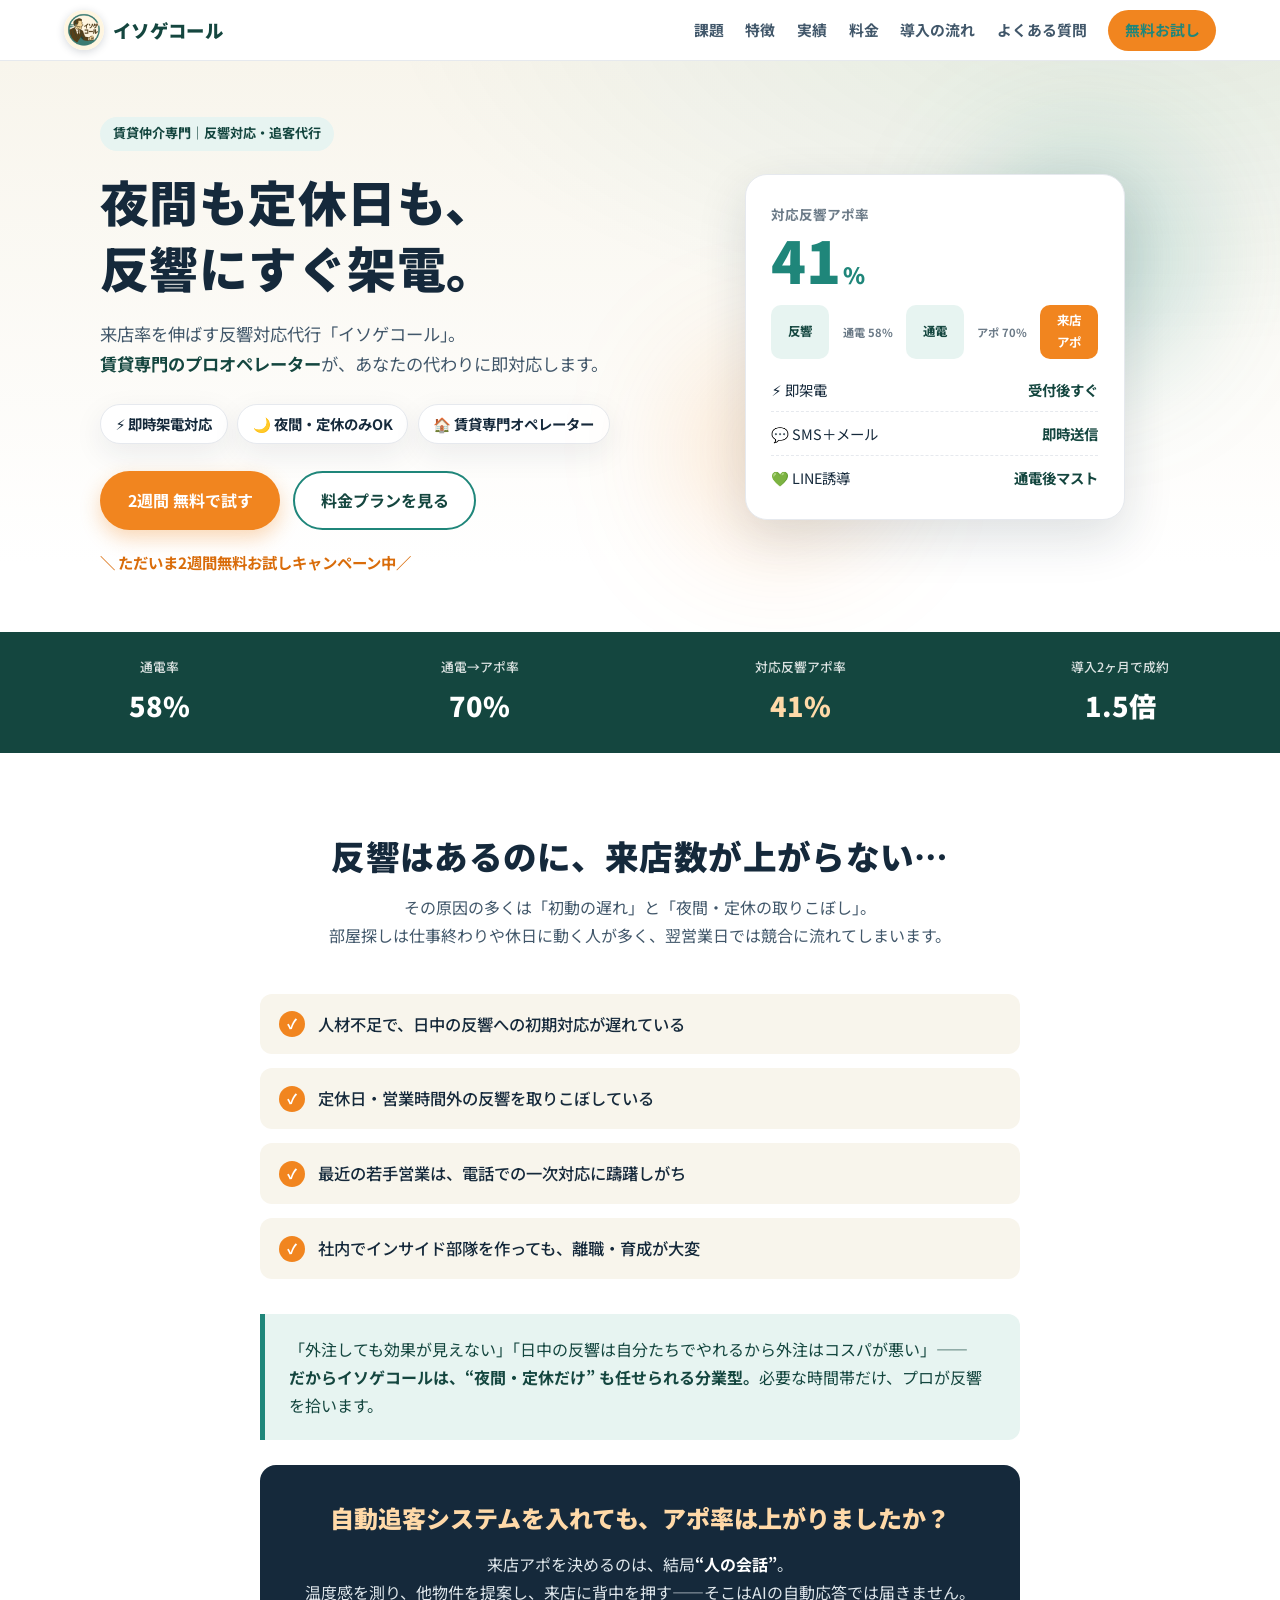
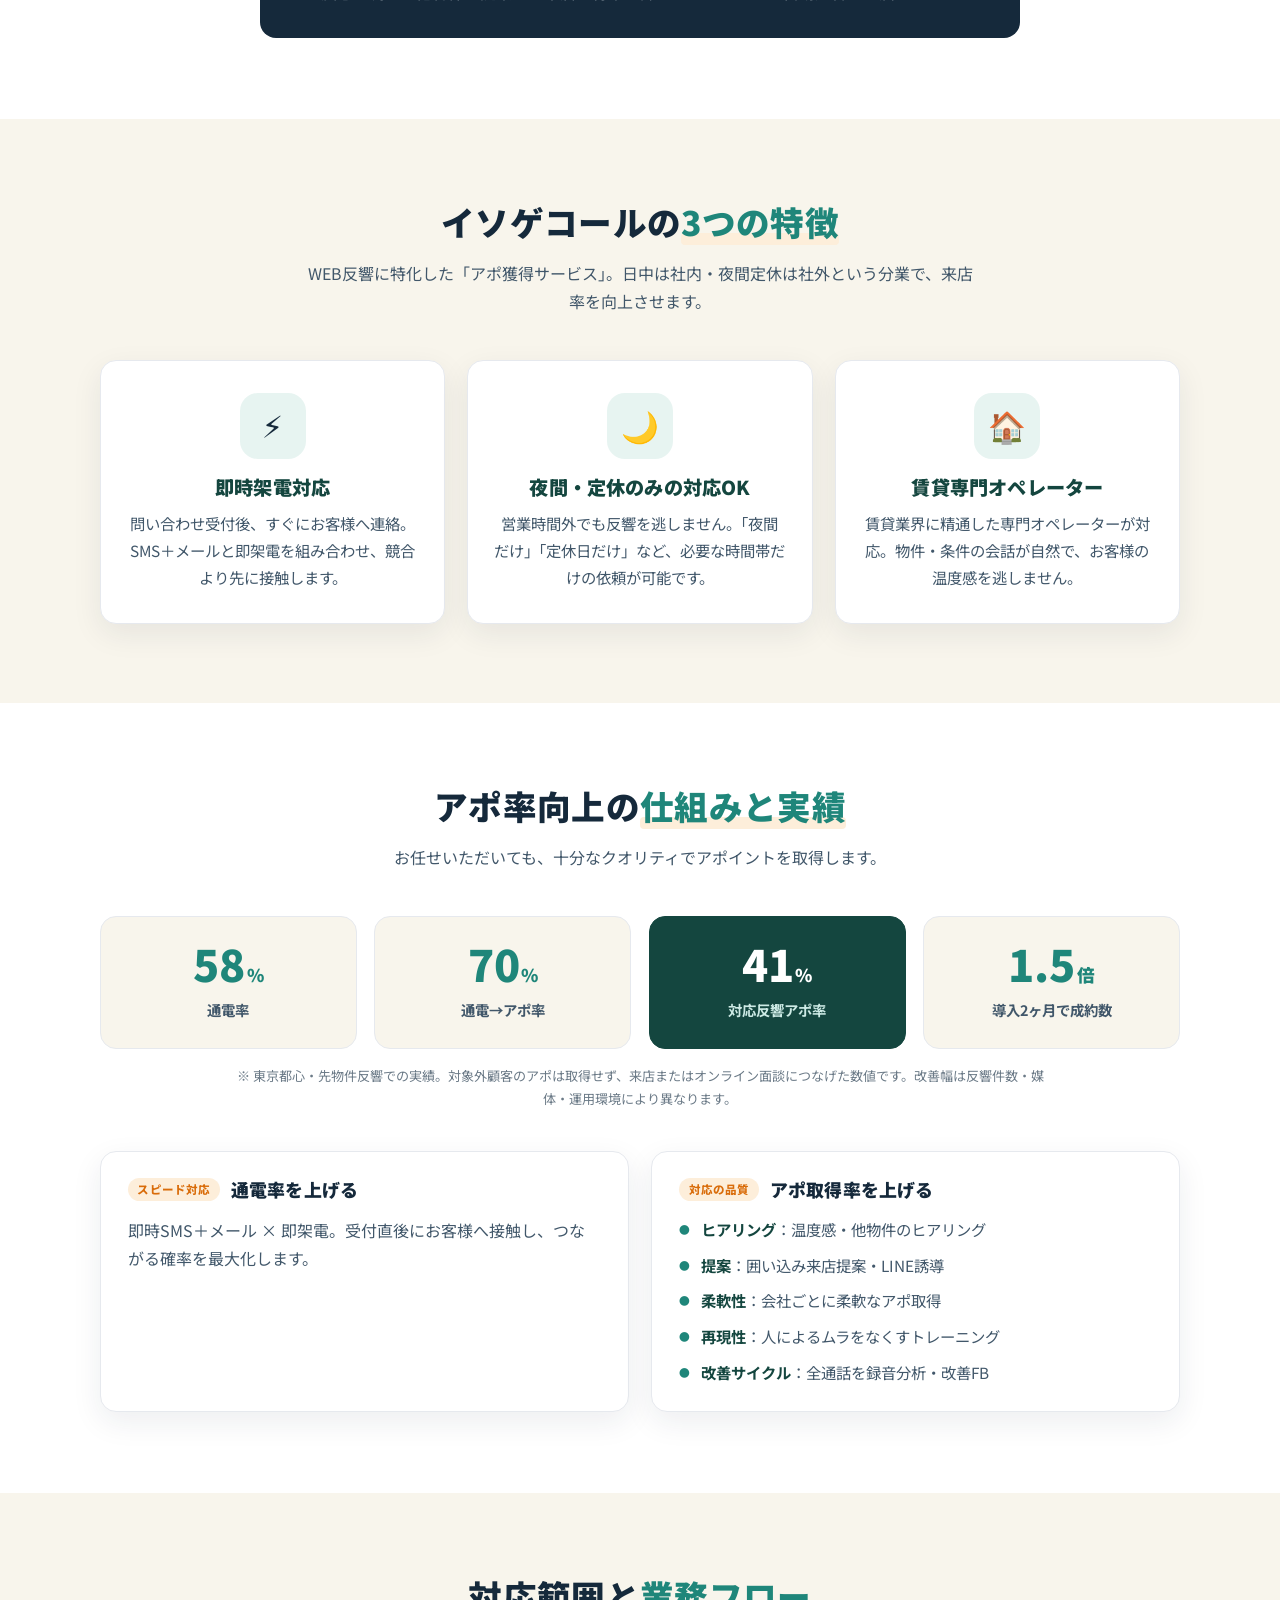
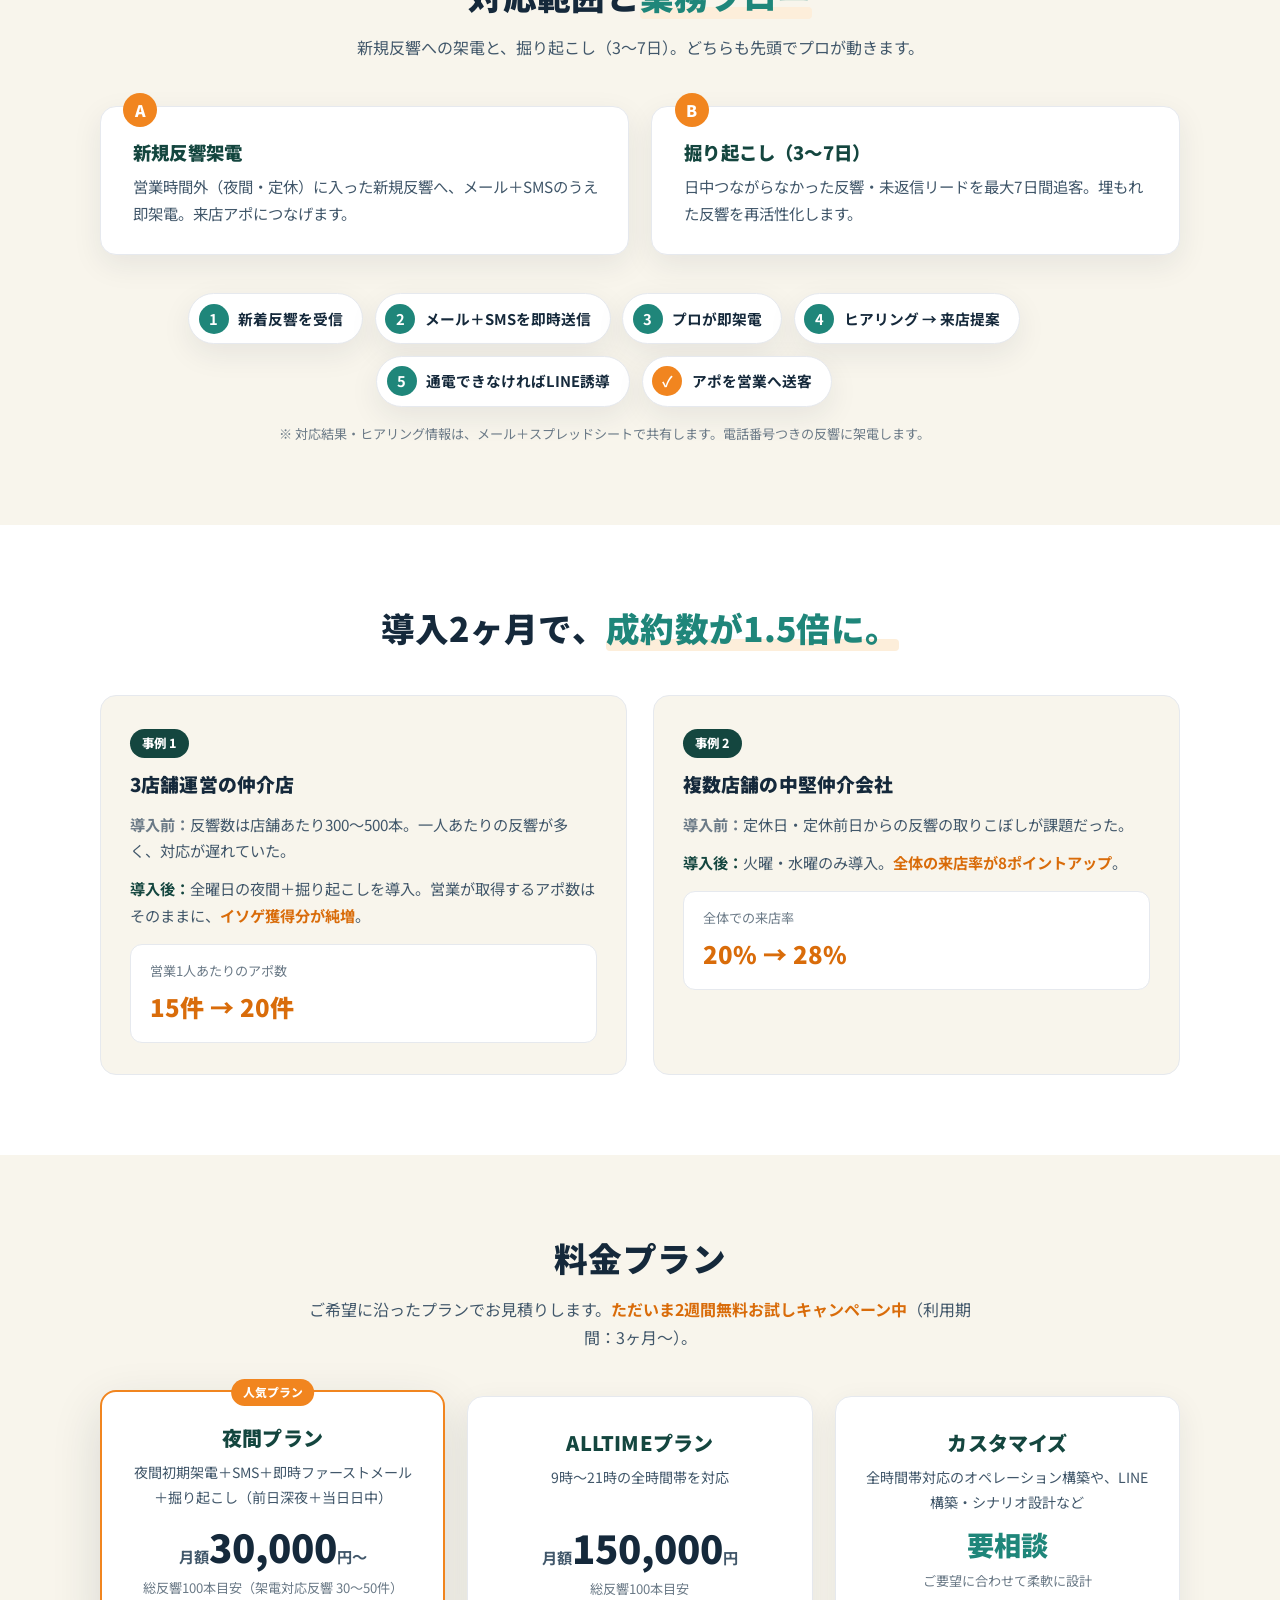
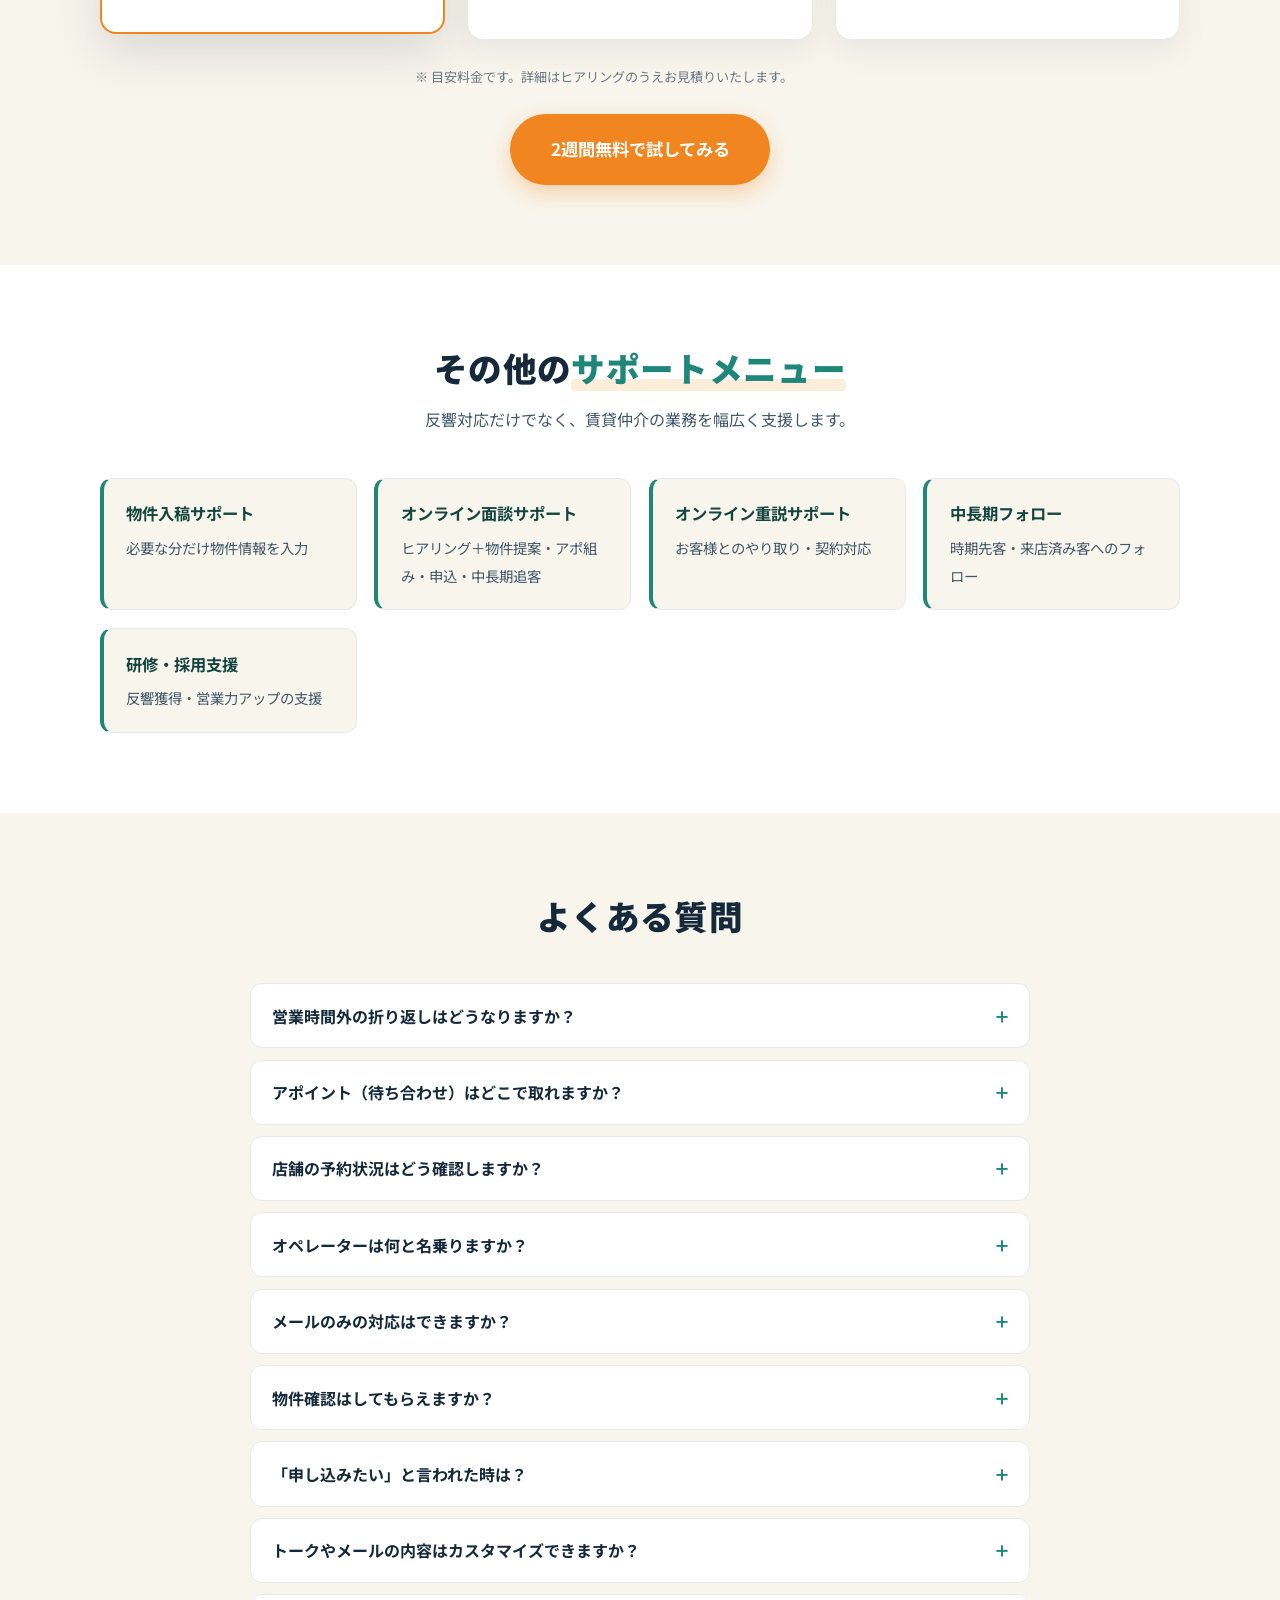
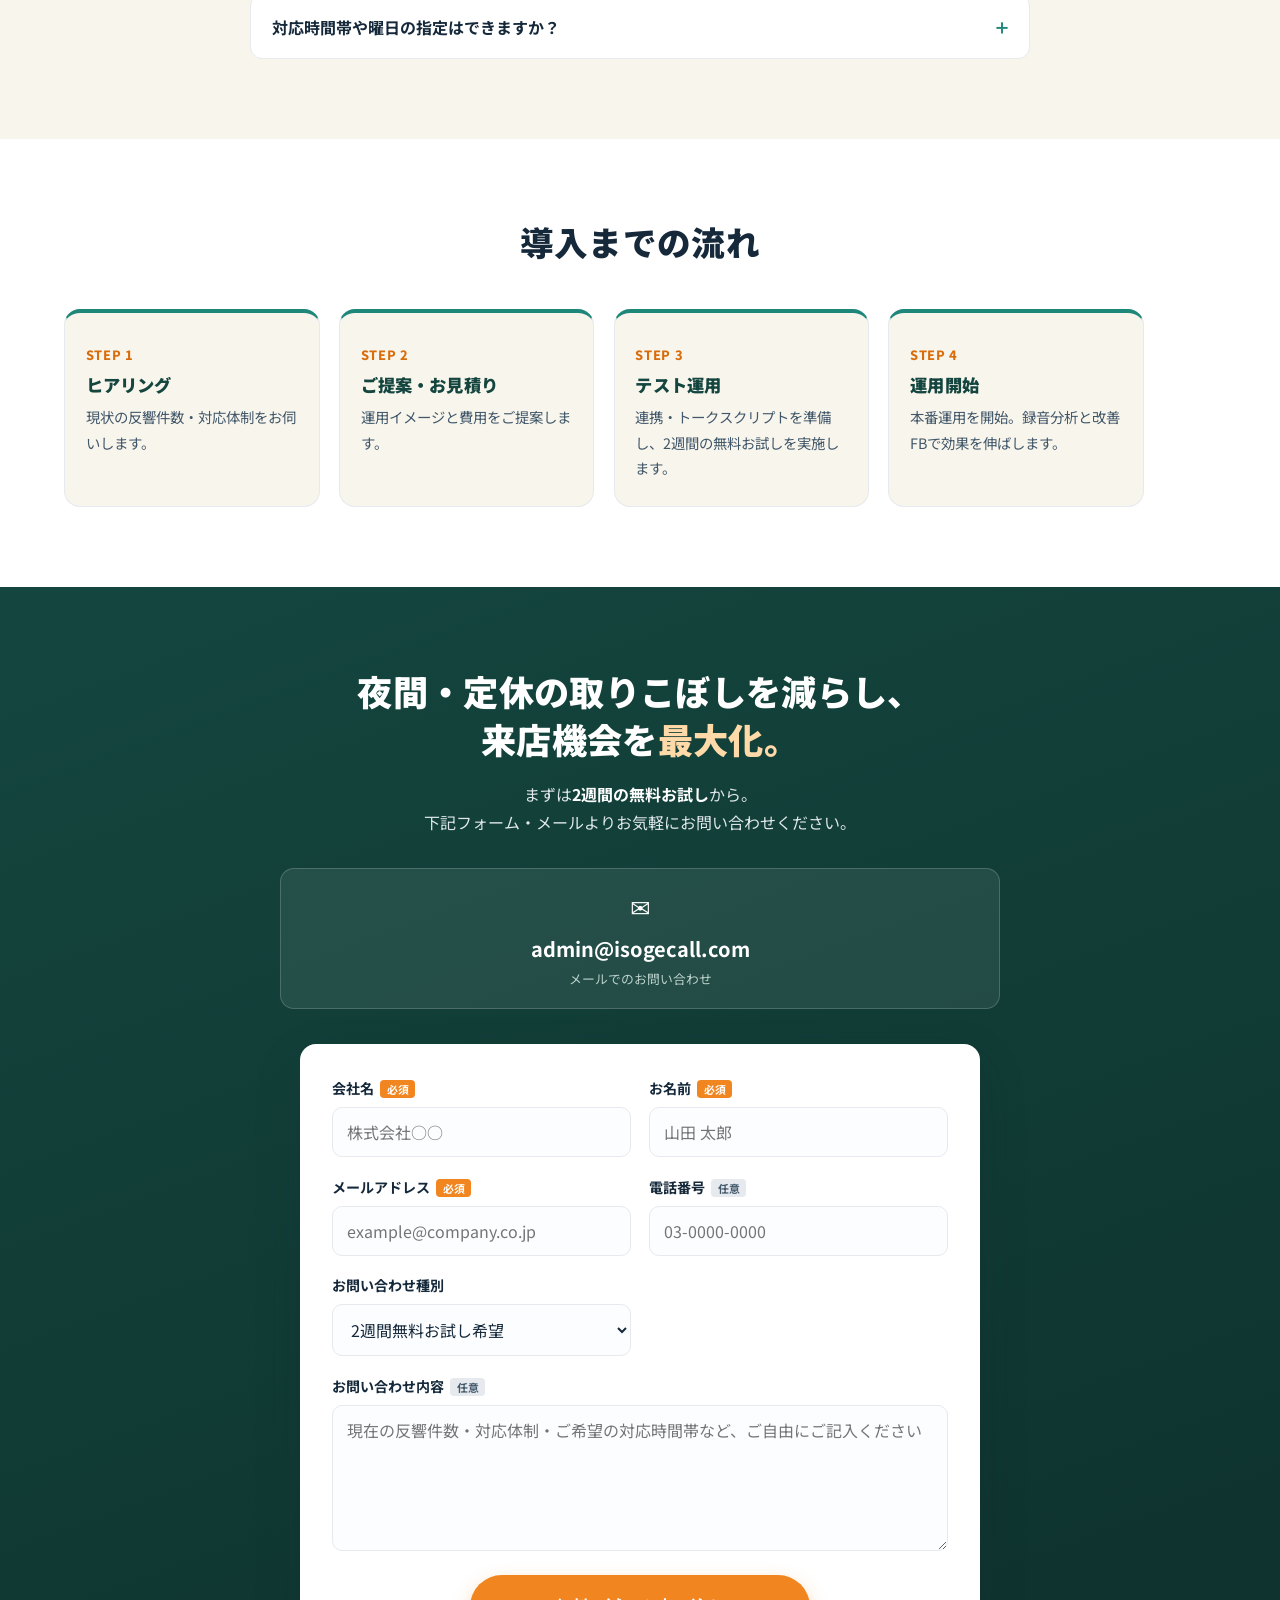
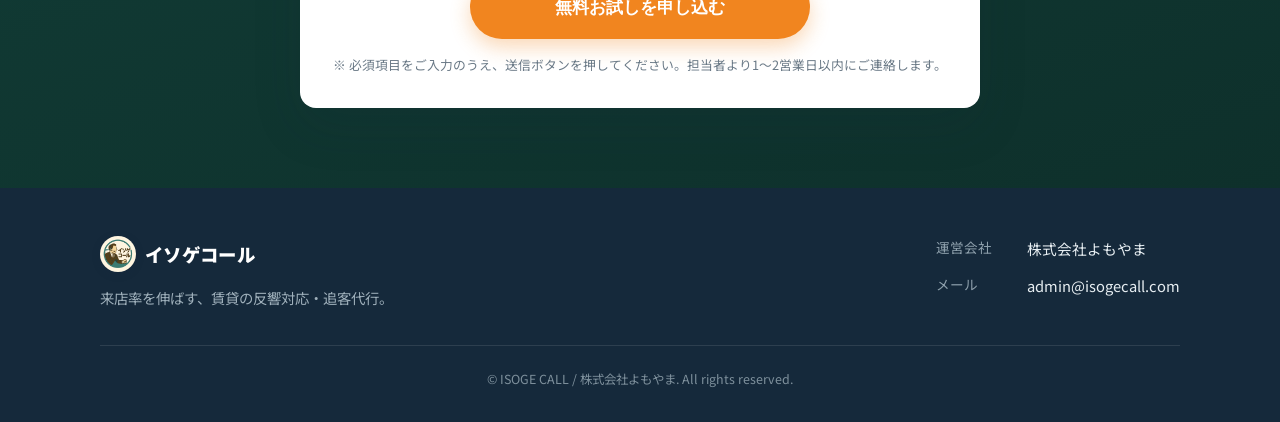
<file: index.html>
<!doctype html>
<html lang="ja">
<head>
  <script>document.documentElement.className += " js";</script>
  <meta charset="utf-8" />
  <meta name="viewport" content="width=device-width, initial-scale=1, viewport-fit=cover" />
  <meta name="theme-color" content="#14463f" />

  <!-- ============================================================
       ▼▼ SEO / タイトル・説明文（Google検索に出る文章） ▼▼
       ここを書き換えると検索結果のタイトル・説明が変わります
       ============================================================ -->
  <title>イソゲコール｜賃貸の反響対応・追客代行（夜間・定休も即架電）来店率を伸ばす</title>
  <meta name="description" content="イソゲコールは賃貸仲介会社向けの反響対応・アポ獲得代行サービス。賃貸専門のプロオペレーターが夜間・定休日の反響にも即架電し、来店率を伸ばします。通電率58%・対応反響アポ率41%、導入2ヶ月で成約数1.5倍。2週間無料お試し受付中。" />
  <meta name="keywords" content="反響対応 代行,賃貸 反響 代行,追客代行,賃貸仲介 反響,夜間 反響対応,アポ獲得 代行,来店率 向上,イソゲコール" />
  <link rel="canonical" href="https://isogecall.com/" />
  <meta name="robots" content="index, follow" />
  <meta name="format-detection" content="telephone=no" />

  <!-- OGP / SNSシェア -->
  <meta property="og:site_name" content="イソゲコール" />
  <meta property="og:title" content="イソゲコール｜賃貸の反響対応・追客代行（夜間・定休も即架電）" />
  <meta property="og:description" content="反響はあるのに来店数が伸びない…を解決。賃貸専門のプロオペレーターが夜間・定休日も即架電。来店率を伸ばす反響対応代行。2週間無料お試し受付中。" />
  <meta property="og:type" content="website" />
  <meta property="og:url" content="https://isogecall.com/" />
  <meta property="og:image" content="https://isogecall.com/assets/ogp.png" />
  <meta property="og:locale" content="ja_JP" />
  <meta name="twitter:card" content="summary_large_image" />
  <meta name="twitter:title" content="イソゲコール｜賃貸の反響対応・追客代行" />
  <meta name="twitter:description" content="夜間・定休日の反響、取りこぼしていませんか？賃貸専門のプロが即架電。来店率を伸ばす反響対応代行。2週間無料お試し受付中。" />
  <meta name="twitter:image" content="https://isogecall.com/assets/ogp.png" />

  <link rel="icon" href="assets/favicon.svg" type="image/svg+xml" />
  <link rel="apple-touch-icon" href="assets/logo-round.png" />
  <link rel="preconnect" href="https://fonts.googleapis.com" />
  <link rel="preconnect" href="https://fonts.gstatic.com" crossorigin />
  <link href="https://fonts.googleapis.com/css2?family=Noto+Sans+JP:wght@400;500;700;900&display=swap" rel="stylesheet" />
  <link rel="stylesheet" href="style.css" />

  <!-- ============================================================
       構造化データ（Googleにサービス内容・会社情報・FAQを伝える）
       ※ここは触らなくてOKです
       ============================================================ -->
  <script type="application/ld+json">
  {
    "@context": "https://schema.org",
    "@graph": [
      {
        "@type": "Organization",
        "@id": "https://isogecall.com/#org",
        "name": "株式会社よもやま",
        "alternateName": "イソゲコール",
        "url": "https://isogecall.com/",
        "logo": "https://isogecall.com/assets/logo-round.png",
        "email": "admin@isogecall.com",
        "areaServed": "JP"
      },
      {
        "@type": "Service",
        "@id": "https://isogecall.com/#service",
        "name": "イソゲコール｜賃貸の反響対応・追客代行サービス",
        "serviceType": "賃貸仲介向け 反響対応・アポ獲得代行",
        "provider": { "@id": "https://isogecall.com/#org" },
        "areaServed": "JP",
        "audience": { "@type": "BusinessAudience", "audienceType": "賃貸仲介会社" },
        "description": "賃貸専門のプロオペレーターが、夜間・定休日の反響にも即架電。新規反響の架電と最大7日間の掘り起こしで、来店率・アポ獲得率を伸ばす反響対応代行サービス。",
        "offers": {
          "@type": "Offer",
          "price": "30000",
          "priceCurrency": "JPY",
          "description": "夜間プラン 月額30,000円〜（2週間無料お試しあり）"
        }
      },
      {
        "@type": "FAQPage",
        "@id": "https://isogecall.com/#faq",
        "mainEntity": [
          { "@type": "Question", "name": "営業時間外の折り返しはどうなりますか？", "acceptedAnswer": { "@type": "Answer", "text": "稼働時間内であればイソゲコールが対応し、それ以外の時間は貴社の番号へ転送します。" } },
          { "@type": "Question", "name": "アポイント（待ち合わせ）はどこで取れますか？", "acceptedAnswer": { "@type": "Answer", "text": "店舗・現地・オンライン（面談）で任意に設定可能です。" } },
          { "@type": "Question", "name": "オペレーターは何と名乗りますか？", "acceptedAnswer": { "@type": "Answer", "text": "「貴社名 カスタマーサポート」として名乗ります。" } },
          { "@type": "Question", "name": "物件確認はしてもらえますか？", "acceptedAnswer": { "@type": "Answer", "text": "SUUMO等の掲載情報をベースに会話します。詳細は営業担当よりご連絡する旨をお伝えし、LINEへ誘導します。" } },
          { "@type": "Question", "name": "トークやメールの内容はカスタマイズできますか？", "acceptedAnswer": { "@type": "Answer", "text": "ご要望をお伺いし、カスタマイズ可能な範囲で実施します。内容によっては有料となる場合があります。" } },
          { "@type": "Question", "name": "対応時間帯や曜日の指定はできますか？", "acceptedAnswer": { "@type": "Answer", "text": "可能です。延長・短縮・曜日指定など、弊社営業担当へご相談ください。" } }
        ]
      }
    ]
  }
  </script>
</head>
<body>
  <a class="skip-link" href="#top">本文へスキップ</a>
  <!-- ============================================================
       ヘッダー（ロゴ・メニュー）
       ============================================================ -->
  <header class="site-header">
    <a class="logo" href="#top" aria-label="イソゲコール トップへ">
      <img class="logo-img" src="assets/logo-round.png" alt="イソゲコール ロゴ" width="40" height="40" />
      <span class="logo-text">イソゲコール</span>
    </a>
    <button class="menu-button" aria-label="メニューを開く" aria-expanded="false" aria-controls="globalNav">
      <span></span><span></span><span></span>
    </button>
    <nav class="nav" id="globalNav">
      <a href="#problem">課題</a>
      <a href="#feature">特徴</a>
      <a href="#result">実績</a>
      <a href="#price">料金</a>
      <a href="#flow">導入の流れ</a>
      <a href="#faq">よくある質問</a>
      <a href="#contact" class="nav-cta">無料お試し</a>
    </nav>
  </header>

  <main id="top">

    <!-- ============================================================
         1. ファーストビュー（一番上の大きな見出し）
         ============================================================ -->
    <section class="hero section">
      <div class="hero-inner">
        <div class="hero-copy">
          <p class="badge">賃貸仲介専門｜反響対応・追客代行</p>
          <h1>夜間も定休日も、<br />反響にすぐ架電。</h1>
          <p class="lead">来店率を伸ばす反響対応代行「イソゲコール」。<br /><strong>賃貸専門のプロオペレーター</strong>が、あなたの代わりに即対応します。</p>
          <ul class="hero-chips" aria-label="サービスの特長">
            <li>⚡ 即時架電対応</li>
            <li>🌙 夜間・定休のみOK</li>
            <li>🏠 賃貸専門オペレーター</li>
          </ul>
          <div class="cta-row">
            <a class="btn primary" href="#contact">2週間 無料で試す</a>
            <a class="btn ghost" href="#price">料金プランを見る</a>
          </div>
          <p class="hero-note">＼ ただいま<strong>2週間無料お試しキャンペーン中</strong>／</p>
        </div>

        <div class="hero-visual" aria-hidden="true">
          <div class="stat-board">
            <p class="sb-label">対応反響アポ率</p>
            <strong class="sb-main">41<small>%</small></strong>
            <div class="sb-funnel">
              <div class="sb-step"><span>反響</span></div>
              <div class="sb-arrow">通電 58%</div>
              <div class="sb-step"><span>通電</span></div>
              <div class="sb-arrow">アポ 70%</div>
              <div class="sb-step orange"><span>来店<br>アポ</span></div>
            </div>
            <ul class="sb-list">
              <li><span>⚡ 即架電</span><b>受付後すぐ</b></li>
              <li><span>💬 SMS＋メール</span><b>即時送信</b></li>
              <li><span>💚 LINE誘導</span><b>通電後マスト</b></li>
            </ul>
          </div>
          <div class="glow glow-1"></div>
          <div class="glow glow-2"></div>
        </div>
      </div>
    </section>

    <!-- 信頼バー -->
    <section class="trustbar" aria-label="サービスの要点">
      <div class="trust-item"><b>通電率</b><span>58%</span></div>
      <div class="trust-item"><b>通電→アポ率</b><span>70%</span></div>
      <div class="trust-item"><b>対応反響アポ率</b><span>41%</span></div>
      <div class="trust-item"><b>導入2ヶ月で成約</b><span>1.5倍</span></div>
    </section>

    <!-- ============================================================
         2. 課題（反響はあるのに来店が増えない）
         ============================================================ -->
    <section id="problem" class="section problem">
      <div class="section-title">
        <h2>反響はあるのに、<br class="sp-only" />来店数が上がらない…</h2>
        <p>その原因の多くは「初動の遅れ」と「夜間・定休の取りこぼし」。<br />部屋探しは仕事終わりや休日に動く人が多く、翌営業日では競合に流れてしまいます。</p>
      </div>
      <ul class="check-list">
        <li><span class="check" aria-hidden="true">✓</span>人材不足で、日中の反響への初期対応が遅れている</li>
        <li><span class="check" aria-hidden="true">✓</span>定休日・営業時間外の反響を取りこぼしている</li>
        <li><span class="check" aria-hidden="true">✓</span>最近の若手営業は、電話での一次対応に躊躇しがち</li>
        <li><span class="check" aria-hidden="true">✓</span>社内でインサイド部隊を作っても、離職・育成が大変</li>
      </ul>
      <div class="insight">
        <p>「外注しても効果が見えない」「日中の反響は自分たちでやれるから外注はコスパが悪い」——<br />
        <strong>だからイソゲコールは、“夜間・定休だけ” も任せられる分業型。</strong>必要な時間帯だけ、プロが反響を拾います。</p>
      </div>
      <div class="anti-auto">
        <p class="aa-q">自動追客システムを入れても、<br class="sp-only" />アポ率は上がりましたか？</p>
        <p class="aa-a">来店アポを決めるのは、結局<strong>“人の会話”</strong>。<br />温度感を測り、他物件を提案し、来店に背中を押す——そこはAIの自動応答では届きません。</p>
      </div>
    </section>

    <!-- ============================================================
         3. 特徴（3つ）
         ============================================================ -->
    <section id="feature" class="section feature">
      <div class="section-title">
        <h2>イソゲコールの<span class="hl">3つの特徴</span></h2>
        <p>WEB反響に特化した「アポ獲得サービス」。日中は社内・夜間定休は社外という分業で、来店率を向上させます。</p>
      </div>
      <div class="feature-grid">
        <article class="feature-card">
          <div class="f-icon" aria-hidden="true">⚡</div>
          <h3>即時架電対応</h3>
          <p>問い合わせ受付後、すぐにお客様へ連絡。SMS＋メールと即架電を組み合わせ、競合より先に接触します。</p>
        </article>
        <article class="feature-card">
          <div class="f-icon" aria-hidden="true">🌙</div>
          <h3>夜間・定休のみの対応OK</h3>
          <p>営業時間外でも反響を逃しません。「夜間だけ」「定休日だけ」など、必要な時間帯だけの依頼が可能です。</p>
        </article>
        <article class="feature-card">
          <div class="f-icon" aria-hidden="true">🏠</div>
          <h3>賃貸専門オペレーター</h3>
          <p>賃貸業界に精通した専門オペレーターが対応。物件・条件の会話が自然で、お客様の温度感を逃しません。</p>
        </article>
      </div>
    </section>

    <!-- ============================================================
         4. 実績（KPI・ファネル）
         ============================================================ -->
    <section id="result" class="section result">
      <div class="section-title">
        <h2>アポ率向上の<span class="hl">仕組みと実績</span></h2>
        <p>お任せいただいても、十分なクオリティでアポイントを取得します。</p>
      </div>

      <div class="kpi-grid">
        <article class="kpi-card">
          <strong class="kpi-num">58<span class="unit">%</span></strong>
          <p class="kpi-label">通電率</p>
        </article>
        <article class="kpi-card">
          <strong class="kpi-num">70<span class="unit">%</span></strong>
          <p class="kpi-label">通電→アポ率</p>
        </article>
        <article class="kpi-card accent">
          <strong class="kpi-num">41<span class="unit">%</span></strong>
          <p class="kpi-label">対応反響アポ率</p>
        </article>
        <article class="kpi-card">
          <strong class="kpi-num">1.5<span class="unit">倍</span></strong>
          <p class="kpi-label">導入2ヶ月で成約数</p>
        </article>
      </div>
      <p class="kpi-note">※ 東京都心・先物件反響での実績。対象外顧客のアポは取得せず、来店またはオンライン面談につなげた数値です。改善幅は反響件数・媒体・運用環境により異なります。</p>

      <div class="how-grid">
        <div class="how-card">
          <h3><span class="how-tag">スピード対応</span>通電率を上げる</h3>
          <p>即時SMS＋メール × 即架電。受付直後にお客様へ接触し、つながる確率を最大化します。</p>
        </div>
        <div class="how-card">
          <h3><span class="how-tag">対応の品質</span>アポ取得率を上げる</h3>
          <ul class="quality-list">
            <li><b>ヒアリング</b>：温度感・他物件のヒアリング</li>
            <li><b>提案</b>：囲い込み来店提案・LINE誘導</li>
            <li><b>柔軟性</b>：会社ごとに柔軟なアポ取得</li>
            <li><b>再現性</b>：人によるムラをなくすトレーニング</li>
            <li><b>改善サイクル</b>：全通話を録音分析・改善FB</li>
          </ul>
        </div>
      </div>
    </section>

    <!-- ============================================================
         5. 対応範囲・業務フロー
         ============================================================ -->
    <section id="flow" class="section flow">
      <div class="section-title">
        <h2>対応範囲と<span class="hl">業務フロー</span></h2>
        <p>新規反響への架電と、掘り起こし（3〜7日）。どちらも先頭でプロが動きます。</p>
      </div>
      <div class="scope-grid">
        <article class="scope-card">
          <span class="scope-badge">A</span>
          <h3>新規反響架電</h3>
          <p>営業時間外（夜間・定休）に入った新規反響へ、メール＋SMSのうえ即架電。来店アポにつなげます。</p>
        </article>
        <article class="scope-card">
          <span class="scope-badge">B</span>
          <h3>掘り起こし（3〜7日）</h3>
          <p>日中つながらなかった反響・未返信リードを最大7日間追客。埋もれた反響を再活性化します。</p>
        </article>
      </div>
      <ol class="flow-list">
        <li class="flow-step"><b>1</b><span>新着反響を受信</span></li>
        <li class="flow-step"><b>2</b><span>メール＋SMSを即時送信</span></li>
        <li class="flow-step"><b>3</b><span>プロが即架電</span></li>
        <li class="flow-step"><b>4</b><span>ヒアリング → 来店提案</span></li>
        <li class="flow-step"><b>5</b><span>通電できなければLINE誘導</span></li>
        <li class="flow-step last"><b>✓</b><span>アポを営業へ送客</span></li>
      </ol>
      <p class="flow-note">※ 対応結果・ヒアリング情報は、メール＋スプレッドシートで共有します。電話番号つきの反響に架電します。</p>
    </section>

    <!-- ============================================================
         6. 導入事例
         ============================================================ -->
    <section class="section cases">
      <div class="section-title">
        <h2>導入2ヶ月で、<span class="hl">成約数が1.5倍に。</span></h2>
      </div>
      <div class="case-grid">
        <article class="case-card">
          <span class="case-tag">事例 1</span>
          <h3>3店舗運営の仲介店</h3>
          <p class="case-before"><b>導入前：</b>反響数は店舗あたり300〜500本。一人あたりの反響が多く、対応が遅れていた。</p>
          <p class="case-after"><b>導入後：</b>全曜日の夜間＋掘り起こしを導入。営業が取得するアポ数はそのままに、<strong>イソゲ獲得分が純増</strong>。</p>
          <div class="case-metric">
            <span>営業1人あたりのアポ数</span>
            <b>15件 → 20件</b>
          </div>
        </article>
        <article class="case-card">
          <span class="case-tag">事例 2</span>
          <h3>複数店舗の中堅仲介会社</h3>
          <p class="case-before"><b>導入前：</b>定休日・定休前日からの反響の取りこぼしが課題だった。</p>
          <p class="case-after"><b>導入後：</b>火曜・水曜のみ導入。<strong>全体の来店率が8ポイントアップ</strong>。</p>
          <div class="case-metric">
            <span>全体での来店率</span>
            <b>20% → 28%</b>
          </div>
        </article>
      </div>
    </section>

    <!-- ============================================================
         7. 料金プラン
         ▼▼ 料金を変えるときはこのセクションを編集 ▼▼
         ============================================================ -->
    <section id="price" class="section price">
      <div class="section-title">
        <h2>料金プラン</h2>
        <p>ご希望に沿ったプランでお見積りします。<strong class="free">ただいま2週間無料お試しキャンペーン中</strong>（利用期間：3ヶ月〜）。</p>
      </div>
      <div class="plan-grid">
        <article class="plan-card featured">
          <span class="plan-flag">人気プラン</span>
          <h3>夜間プラン</h3>
          <p class="plan-desc">夜間初期架電＋SMS＋即時ファーストメール＋掘り起こし（前日深夜＋当日日中）</p>
          <p class="plan-price"><span class="yen">月額</span>30,000<span class="yen">円〜</span></p>
          <p class="plan-sub">総反響100本目安（架電対応反響 30〜50件）</p>
        </article>
        <article class="plan-card">
          <h3>ALLTIMEプラン</h3>
          <p class="plan-desc">9時〜21時の全時間帯を対応</p>
          <p class="plan-price"><span class="yen">月額</span>150,000<span class="yen">円</span></p>
          <p class="plan-sub">総反響100本目安</p>
        </article>
        <article class="plan-card">
          <h3>カスタマイズ</h3>
          <p class="plan-desc">全時間帯対応のオペレーション構築や、LINE構築・シナリオ設計など</p>
          <p class="plan-price soso">要相談</p>
          <p class="plan-sub">ご要望に合わせて柔軟に設計</p>
        </article>
      </div>
      <p class="price-note">※ 目安料金です。詳細はヒアリングのうえお見積りいたします。</p>
      <div class="price-cta-wrap">
        <a class="btn primary large" href="#contact">2週間無料で試してみる</a>
      </div>
    </section>

    <!-- ============================================================
         8. その他サービス
         ============================================================ -->
    <section class="section others">
      <div class="section-title">
        <h2>その他の<span class="hl">サポートメニュー</span></h2>
        <p>反響対応だけでなく、賃貸仲介の業務を幅広く支援します。</p>
      </div>
      <div class="other-grid">
        <div class="other-card"><b>物件入稿サポート</b><span>必要な分だけ物件情報を入力</span></div>
        <div class="other-card"><b>オンライン面談サポート</b><span>ヒアリング＋物件提案・アポ組み・申込・中長期追客</span></div>
        <div class="other-card"><b>オンライン重説サポート</b><span>お客様とのやり取り・契約対応</span></div>
        <div class="other-card"><b>中長期フォロー</b><span>時期先客・来店済み客へのフォロー</span></div>
        <div class="other-card"><b>研修・採用支援</b><span>反響獲得・営業力アップの支援</span></div>
      </div>
    </section>

    <!-- ============================================================
         9. よくある質問（FAQ）
         ▼▼ Q&Aを増減するときはこのセクションを編集 ▼▼
         ============================================================ -->
    <section id="faq" class="section faq">
      <div class="section-title">
        <h2>よくある質問</h2>
      </div>
      <div class="faq-list">
        <details class="faq-item">
          <summary>営業時間外の折り返しはどうなりますか？</summary>
          <p>稼働時間内であればイソゲコールが対応し、それ以外の時間は貴社の番号へ転送します。</p>
        </details>
        <details class="faq-item">
          <summary>アポイント（待ち合わせ）はどこで取れますか？</summary>
          <p>店舗・現地・オンライン（面談）で任意に設定可能です。</p>
        </details>
        <details class="faq-item">
          <summary>店舗の予約状況はどう確認しますか？</summary>
          <p>基本はお客様の要望で取得します。NG日程がある場合は、日程NGリストに登録して対応します。</p>
        </details>
        <details class="faq-item">
          <summary>オペレーターは何と名乗りますか？</summary>
          <p>「貴社名 カスタマーサポート」として名乗ります。</p>
        </details>
        <details class="faq-item">
          <summary>メールのみの対応はできますか？</summary>
          <p>基本はファーストメールの送信のみです。セカンドメールなどは要相談となります。</p>
        </details>
        <details class="faq-item">
          <summary>物件確認はしてもらえますか？</summary>
          <p>SUUMO等の掲載情報をベースに会話します。詳細は営業担当よりご連絡する旨をお伝えし、LINEへ誘導します。</p>
        </details>
        <details class="faq-item">
          <summary>「申し込みたい」と言われた時は？</summary>
          <p>明日朝イチで営業担当よりご連絡する旨をお伝えし、店舗にはメールで共有します。</p>
        </details>
        <details class="faq-item">
          <summary>トークやメールの内容はカスタマイズできますか？</summary>
          <p>ご要望をお伺いし、カスタマイズ可能な範囲で実施します。内容によっては有料となる場合があります。</p>
        </details>
        <details class="faq-item">
          <summary>対応時間帯や曜日の指定はできますか？</summary>
          <p>可能です。延長・短縮・曜日指定など、弊社営業担当へご相談ください。</p>
        </details>
      </div>
    </section>

    <!-- ============================================================
         10. 導入までの流れ
         ============================================================ -->
    <section class="section steps">
      <div class="section-title">
        <h2>導入までの流れ</h2>
      </div>
      <ol class="steps-list">
        <li class="step"><b>STEP 1</b><h3>ヒアリング</h3><p>現状の反響件数・対応体制をお伺いします。</p></li>
        <li class="step"><b>STEP 2</b><h3>ご提案・お見積り</h3><p>運用イメージと費用をご提案します。</p></li>
        <li class="step"><b>STEP 3</b><h3>テスト運用</h3><p>連携・トークスクリプトを準備し、2週間の無料お試しを実施します。</p></li>
        <li class="step"><b>STEP 4</b><h3>運用開始</h3><p>本番運用を開始。録音分析と改善FBで効果を伸ばします。</p></li>
      </ol>
    </section>

    <!-- ============================================================
         11. 最終CTA + お問い合わせフォーム
         ============================================================ -->
    <section id="contact" class="section final-cta">
      <h2>夜間・定休の取りこぼしを減らし、<br />来店機会を<span>最大化。</span></h2>
      <p class="final-lead">まずは<strong>2週間の無料お試し</strong>から。<br />下記フォーム・メールよりお気軽にお問い合わせください。</p>

      <div class="contact-direct">
        <a class="cd-item" href="mailto:admin@isogecall.com"><span class="cd-ic">✉️</span><b>admin@isogecall.com</b><small>メールでのお問い合わせ</small></a>
      </div>

      <form id="contactForm" class="contact-form" novalidate>
        <div class="field">
          <label for="f-company">会社名 <span class="req">必須</span></label>
          <input id="f-company" name="company" type="text" required autocomplete="organization" placeholder="株式会社○○" />
        </div>
        <div class="field">
          <label for="f-name">お名前 <span class="req">必須</span></label>
          <input id="f-name" name="name" type="text" required autocomplete="name" placeholder="山田 太郎" />
        </div>
        <div class="field">
          <label for="f-email">メールアドレス <span class="req">必須</span></label>
          <input id="f-email" name="email" type="email" required autocomplete="email" placeholder="example@company.co.jp" />
        </div>
        <div class="field">
          <label for="f-phone">電話番号 <span class="opt">任意</span></label>
          <input id="f-phone" name="phone" type="tel" autocomplete="tel" placeholder="03-0000-0000" />
        </div>
        <div class="field">
          <label for="f-type">お問い合わせ種別</label>
          <select id="f-type" name="type">
            <option value="2週間無料お試し希望">2週間無料お試し希望</option>
            <option value="資料請求">資料請求</option>
            <option value="サービスについて相談">サービスについて相談</option>
            <option value="お見積り依頼">お見積り依頼</option>
            <option value="その他">その他</option>
          </select>
        </div>
        <div class="field field-full">
          <label for="f-message">お問い合わせ内容 <span class="opt">任意</span></label>
          <textarea id="f-message" name="message" rows="5" placeholder="現在の反響件数・対応体制・ご希望の対応時間帯など、ご自由にご記入ください"></textarea>
        </div>
        <div class="hp" aria-hidden="true">
          <label>このフィールドは入力しないでください<input type="text" name="website" tabindex="-1" autocomplete="off" /></label>
        </div>
        <div class="form-submit">
          <button class="btn primary large submit-btn" type="submit">無料お試しを申し込む</button>
          <p class="form-note">※ 必須項目をご入力のうえ、送信ボタンを押してください。担当者より1〜2営業日以内にご連絡します。</p>
        </div>
      </form>

      <div id="formSuccess" class="form-success" hidden>
        <div class="success-icon" aria-hidden="true">✓</div>
        <h3>送信が完了しました</h3>
        <p>担当者より<strong>1〜2営業日以内</strong>にご連絡いたします。<br />ありがとうございました。</p>
      </div>
      <div id="formError" class="form-error" hidden role="alert">
        ⚠ 送信に失敗しました。お手数ですが、時間をおいて再度お試しください。
      </div>
    </section>
  </main>

  <!-- ============================================================
       フッター（会社情報）
       ============================================================ -->
  <footer class="footer">
    <div class="footer-inner">
      <div class="footer-brand">
        <a class="logo" href="#top">
          <img class="logo-img" src="assets/logo-round.png" alt="イソゲコール ロゴ" width="36" height="36" />
          <span class="logo-text">イソゲコール</span>
        </a>
        <p class="footer-tag">来店率を伸ばす、賃貸の反響対応・追客代行。</p>
      </div>
      <dl class="footer-info">
        <div><dt>運営会社</dt><dd>株式会社よもやま</dd></div>
        <div><dt>メール</dt><dd><a href="mailto:admin@isogecall.com">admin@isogecall.com</a></dd></div>
      </dl>
    </div>
    <p class="copy">© ISOGE CALL / 株式会社よもやま. All rights reserved.</p>
  </footer>

  <!-- 追従CTA（スマホ） -->
  <a class="sticky-cta" href="#contact">2週間無料で試す</a>

  <script>
    // モバイルメニュー
    (function(){
      var btn = document.querySelector('.menu-button');
      var nav = document.querySelector('.nav');
      if(!btn || !nav) return;
      btn.addEventListener('click', function(){
        var open = nav.classList.toggle('open');
        btn.setAttribute('aria-expanded', open ? 'true' : 'false');
      });
      nav.addEventListener('click', function(e){
        if(e.target.tagName === 'A'){
          nav.classList.remove('open');
          btn.setAttribute('aria-expanded','false');
        }
      });
    })();

    // ============================================================
    // お問い合わせフォーム → Slack Incoming Webhook
    // ▼ 通知先を変えるときは下の SLACK_WEBHOOK_URL を差し替え
    // ============================================================
    (function(){
      var SLACK_WEBHOOK_URL = "https://hooks.slack.com/services/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";
      var form = document.getElementById('contactForm');
      var successEl = document.getElementById('formSuccess');
      var errorEl = document.getElementById('formError');
      if(!form) return;

      function escapeMrkdwn(s){
        return String(s || '').replace(/&/g,'&amp;').replace(/</g,'&lt;').replace(/>/g,'&gt;');
      }

      form.addEventListener('submit', async function(e){
        e.preventDefault();
        if(!form.reportValidity()) return;

        // honeypot — bot対策
        if(form.querySelector('[name="website"]').value){
          successEl.hidden = false;
          form.hidden = true;
          return;
        }

        var btn = form.querySelector('.submit-btn');
        var originalText = btn.textContent;
        btn.disabled = true;
        btn.textContent = '送信中…';
        errorEl.hidden = true;

        var data = new FormData(form);
        var fields = {
          company: escapeMrkdwn(data.get('company')) || '(未記入)',
          name: escapeMrkdwn(data.get('name')) || '(未記入)',
          email: escapeMrkdwn(data.get('email')) || '(未記入)',
          phone: escapeMrkdwn(data.get('phone')) || '(未記入)',
          type: escapeMrkdwn(data.get('type')) || '(未選択)',
          message: escapeMrkdwn(data.get('message')) || '(未記入)'
        };

        var payload = {
          text: "🆕 イソゲコールLPから新しいお問い合わせ（" + fields.company + " / " + fields.name + "）",
          blocks: [
            { type: "header", text: { type: "plain_text", text: "🆕 LPから新しいお問い合わせ", emoji: true } },
            { type: "section", fields: [
              { type: "mrkdwn", text: "*会社名:*\n" + fields.company },
              { type: "mrkdwn", text: "*お名前:*\n" + fields.name },
              { type: "mrkdwn", text: "*メール:*\n" + fields.email },
              { type: "mrkdwn", text: "*電話番号:*\n" + fields.phone },
              { type: "mrkdwn", text: "*お問い合わせ種別:*\n" + fields.type }
            ]},
            { type: "section", text: { type: "mrkdwn", text: "*お問い合わせ内容:*\n" + fields.message } },
            { type: "context", elements: [
              { type: "mrkdwn", text: "🌐 送信元: " + location.href + "  ／ 🕒 " + new Date().toLocaleString('ja-JP') }
            ]}
          ]
        };

        try {
          await fetch(SLACK_WEBHOOK_URL, {
            method: 'POST',
            mode: 'no-cors',
            body: JSON.stringify(payload)
          });
          form.hidden = true;
          successEl.hidden = false;
          successEl.scrollIntoView({ behavior: 'smooth', block: 'center' });
        } catch (err) {
          errorEl.hidden = false;
          btn.disabled = false;
          btn.textContent = originalText;
        }
      });
    })();

    // スクロール演出（セクションが画面に入ったらフェードイン）
    (function(){
      var els = [].slice.call(document.querySelectorAll('.section:not(.hero)'));
      if(!els.length) return;
      if(!('IntersectionObserver' in window)){ els.forEach(function(e){ e.classList.add('in'); }); return; }
      var io = new IntersectionObserver(function(entries){
        entries.forEach(function(en){ if(en.isIntersecting){ en.target.classList.add('in'); io.unobserve(en.target); } });
      }, { rootMargin:'0px 0px -8% 0px', threshold:0.05 });
      els.forEach(function(e){ io.observe(e); });
      // 安全策：3秒後に未表示が残っていたら必ず表示
      setTimeout(function(){ els.forEach(function(e){ e.classList.add('in'); }); }, 3000);
    })();

    // 現在地に応じてナビをハイライト
    (function(){
      var links = [].slice.call(document.querySelectorAll('.nav a[href^="#"]'));
      var map = {};
      links.forEach(function(a){ var id=a.getAttribute('href').slice(1); if(id) map[id]=a; });
      var ids = Object.keys(map);
      if(!ids.length || !('IntersectionObserver' in window)) return;
      var io = new IntersectionObserver(function(entries){
        entries.forEach(function(en){
          if(en.isIntersecting){
            links.forEach(function(a){ a.classList.remove('active'); });
            if(map[en.target.id]) map[en.target.id].classList.add('active');
          }
        });
      }, { rootMargin:'-45% 0px -50% 0px', threshold:0 });
      ids.forEach(function(id){ var el=document.getElementById(id); if(el) io.observe(el); });
    })();
  </script>
</body>
</html>
</file>
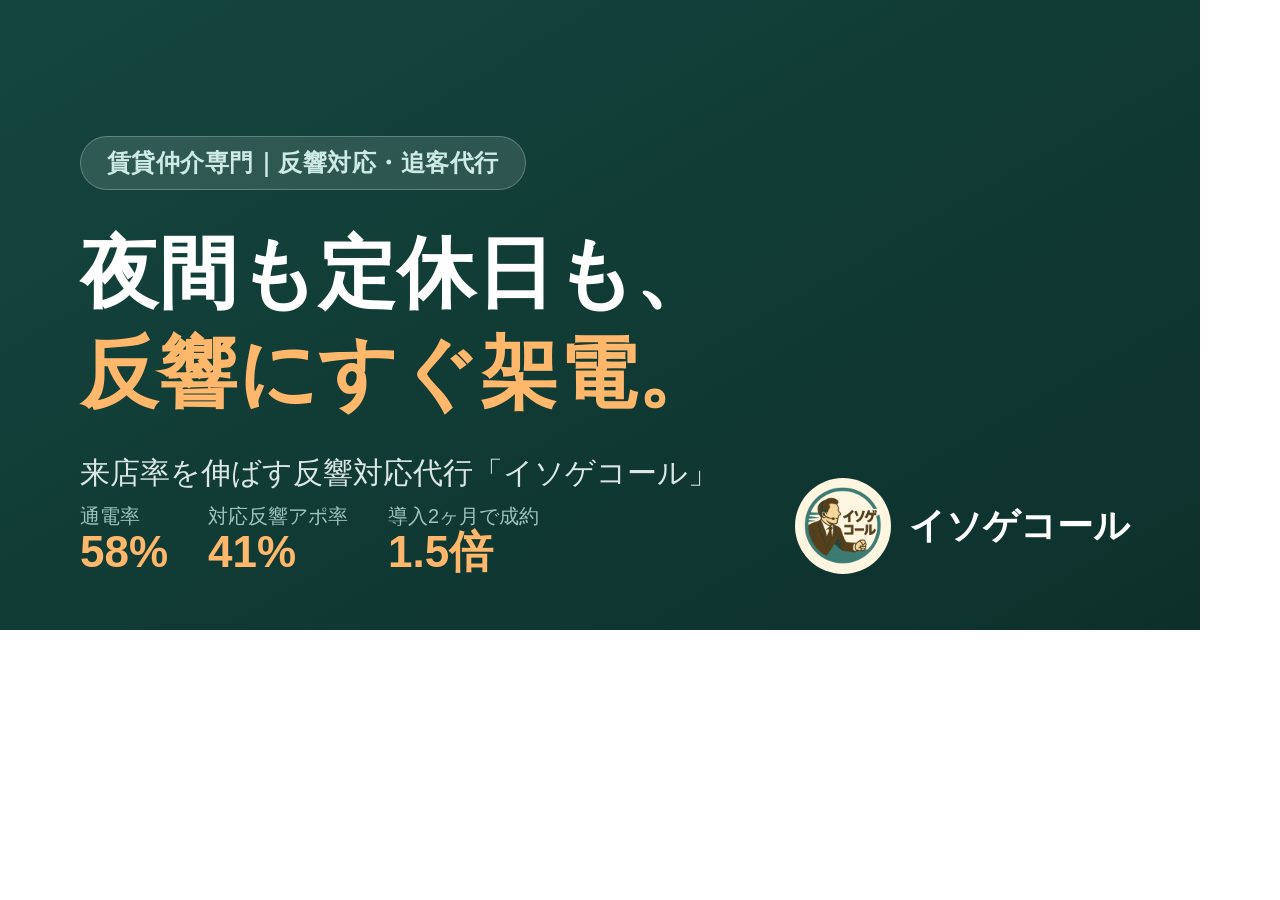
<file: assets/og-card.html>
<!doctype html>
<html lang="ja"><head><meta charset="utf-8" />
<style>
  *{margin:0;box-sizing:border-box;font-family:"Noto Sans JP","Hiragino Kaku Gothic ProN",sans-serif;}
  body{width:1200px;height:630px;overflow:hidden;}
  .card{width:1200px;height:630px;position:relative;
    background:linear-gradient(150deg,#14463f 0%,#0e302b 100%);color:#fff;
    padding:72px 80px;display:flex;flex-direction:column;justify-content:center;}
  .badge{display:inline-block;align-self:flex-start;background:rgba(255,255,255,.12);
    border:1px solid rgba(255,255,255,.25);color:#cdeae5;font-weight:700;font-size:24px;
    padding:10px 26px;border-radius:999px;margin-bottom:34px;letter-spacing:.02em;}
  h1{font-size:78px;font-weight:900;line-height:1.28;letter-spacing:.01em;}
  h1 .o{color:#ffb86b;}
  p{margin-top:30px;font-size:30px;color:#dbe7e4;font-weight:500;}
  .brand{position:absolute;right:70px;bottom:56px;display:flex;align-items:center;gap:18px;}
  .brand img{width:96px;height:96px;border-radius:50%;}
  .brand b{font-size:36px;font-weight:900;color:#fff;}
  .kpis{position:absolute;left:80px;bottom:56px;display:flex;gap:40px;}
  .kpis div{display:flex;flex-direction:column;}
  .kpis span{font-size:20px;color:#9fc4bd;}
  .kpis b{font-size:44px;color:#ffb86b;font-weight:900;line-height:1;}
</style></head>
<body>
  <div class="card">
    <span class="badge">賃貸仲介専門｜反響対応・追客代行</span>
    <h1>夜間も定休日も、<br><span class="o">反響にすぐ架電。</span></h1>
    <p>来店率を伸ばす反響対応代行「イソゲコール」</p>
    <div class="kpis">
      <div><span>通電率</span><b>58%</b></div>
      <div><span>対応反響アポ率</span><b>41%</b></div>
      <div><span>導入2ヶ月で成約</span><b>1.5倍</b></div>
    </div>
    <div class="brand"><img src="logo-round.png" alt=""><b>イソゲコール</b></div>
  </div>
</body></html>
</file>
<file: style.css>
/* ============================================================
   イソゲコール LP  /  デザイン・レスポンシブ
   配色は下の :root を変えると全体に反映されます
   ============================================================ */
:root{
  --ink:        #15293b;   /* 基本の文字（濃いネイビー） */
  --ink-soft:   #41576a;   /* 補助テキスト */
  --muted:      #6b7a87;   /* さらに薄い文字 */
  --teal:       #1f867a;   /* ブランド主色（ロゴ由来のティール） */
  --teal-d:     #14463f;   /* 濃いティール（ダーク背景） */
  --teal-l:     #e7f4f1;   /* 薄いティール（背景アクセント） */
  --orange:     #f1851f;   /* CTA・即時性アクセント */
  --orange-d:   #d96c0a;
  --orange-l:   #fdeeda;
  --cream:      #f8f5ec;   /* 温かみのある背景（ロゴ背景色） */
  --bg:         #ffffff;
  --line:       #e6e9ee;
  --shadow:     0 10px 30px rgba(20,40,60,.08);
  --shadow-lg:  0 18px 50px rgba(20,40,60,.14);
  --radius:     16px;
  --maxw:       1080px;
}

*{ box-sizing:border-box; }
html{ scroll-behavior:smooth; -webkit-text-size-adjust:100%; }
body{
  margin:0;
  font-family:"Noto Sans JP",system-ui,-apple-system,"Hiragino Kaku Gothic ProN","Yu Gothic",sans-serif;
  color:var(--ink);
  background:var(--bg);
  line-height:1.75;
  font-size:16px;
  -webkit-font-smoothing:antialiased;
}
img{ max-width:100%; height:auto; display:block; }
a{ color:inherit; text-decoration:none; }
h1,h2,h3{ line-height:1.35; margin:0; font-weight:900; letter-spacing:.01em; }
.sp-only{ display:none; }

/* ---------- ボタン ---------- */
.btn{
  display:inline-flex; align-items:center; justify-content:center; gap:.4em;
  padding:.85em 1.6em; border-radius:999px; font-weight:700; font-size:1rem;
  cursor:pointer; border:2px solid transparent; transition:transform .15s ease, box-shadow .15s ease, background .15s ease;
  white-space:nowrap;
}
.btn.primary{ background:var(--orange); color:#fff; box-shadow:0 8px 20px rgba(241,133,31,.32); }
.btn.primary:hover{ background:var(--orange-d); transform:translateY(-2px); box-shadow:0 12px 26px rgba(241,133,31,.4); }
.btn.ghost{ background:#fff; color:var(--teal-d); border-color:var(--teal); }
.btn.ghost:hover{ background:var(--teal-l); transform:translateY(-2px); }
.btn.large{ padding:1.05em 2.2em; font-size:1.08rem; }

/* ---------- ヘッダー ---------- */
.site-header{
  position:sticky; top:0; z-index:50;
  display:flex; align-items:center; justify-content:space-between;
  padding:.6rem 5vw; background:rgba(255,255,255,.92);
  backdrop-filter:saturate(140%) blur(8px);
  border-bottom:1px solid var(--line);
}
.logo{ display:flex; align-items:center; gap:.55rem; }
.logo-img{ border-radius:50%; box-shadow:0 2px 8px rgba(20,40,60,.18); }
.logo-text{ font-weight:900; font-size:1.15rem; color:var(--teal-d); letter-spacing:.02em; }
.nav{ display:flex; align-items:center; gap:1.35rem; }
.nav a{ font-weight:700; font-size:.93rem; color:var(--ink-soft); transition:color .15s; }
.nav a:hover{ color:var(--teal); }
.nav .nav-cta{ background:var(--orange); color:#fff; padding:.5em 1.1em; border-radius:999px; }
.nav .nav-cta:hover{ background:var(--orange-d); color:#fff; }
.menu-button{ display:none; flex-direction:column; gap:5px; width:44px; height:44px; align-items:center; justify-content:center; background:none; border:none; cursor:pointer; }
.menu-button span{ width:24px; height:2px; background:var(--ink); border-radius:2px; transition:.2s; }

/* ---------- セクション共通 ---------- */
.section{ padding:5rem 5vw; }
.section > *{ max-width:var(--maxw); margin-left:auto; margin-right:auto; }
.section-title{ text-align:center; margin-bottom:2.8rem; }
.section-title h2{ font-size:clamp(1.5rem,4.4vw,2.1rem); color:var(--ink); }
.section-title p{ margin:.9rem auto 0; max-width:680px; color:var(--ink-soft); font-size:1rem; }
.hl{ color:var(--teal); position:relative; }
.hl::after{ content:""; position:absolute; left:0; right:0; bottom:.04em; height:.34em; background:var(--orange-l); z-index:-1; border-radius:4px; }

/* ---------- ヒーロー ---------- */
.hero{
  background:
    radial-gradient(120% 120% at 90% -10%, rgba(31,134,122,.10), transparent 50%),
    linear-gradient(180deg, var(--cream), #fff 88%);
  padding-top:3.5rem; padding-bottom:3.5rem; overflow:hidden;
}
.hero-inner{ display:grid; grid-template-columns:1.05fr .95fr; gap:3rem; align-items:center; }
.badge{
  display:inline-block; background:var(--teal-l); color:var(--teal-d);
  font-weight:700; font-size:.82rem; padding:.4em 1em; border-radius:999px; margin:0 0 1.1rem;
}
.hero h1{ font-size:clamp(1.9rem,6vw,3.05rem); color:var(--ink); }
.hero .lead{ margin:1.2rem 0 1.5rem; font-size:1.08rem; color:var(--ink-soft); }
.hero .lead strong{ color:var(--teal-d); }
.hero-chips{ list-style:none; padding:0; margin:0 0 1.7rem; display:flex; flex-wrap:wrap; gap:.6rem; }
.hero-chips li{ background:#fff; border:1px solid var(--line); box-shadow:var(--shadow); border-radius:999px; padding:.45em 1em; font-weight:700; font-size:.9rem; }
.cta-row{ display:flex; flex-wrap:wrap; gap:.8rem; }
.hero-note{ margin:1.2rem 0 0; font-weight:700; color:var(--orange-d); font-size:.96rem; }

/* ヒーロー右のスタットボード */
.hero-visual{ position:relative; display:flex; justify-content:center; }
.stat-board{
  position:relative; z-index:2; width:100%; max-width:380px;
  background:#fff; border-radius:22px; padding:1.8rem 1.6rem; box-shadow:var(--shadow-lg);
  border:1px solid var(--line);
}
.sb-label{ margin:0; font-size:.85rem; color:var(--muted); font-weight:700; }
.sb-main{ display:block; font-size:3.6rem; font-weight:900; color:var(--teal); line-height:1.05; margin:.1rem 0 1rem; }
.sb-main small{ font-size:1.4rem; margin-left:.1rem; }
.sb-funnel{ display:flex; align-items:center; gap:.3rem; margin-bottom:1.1rem; }
.sb-step{ flex:0 0 auto; width:58px; height:54px; display:flex; align-items:center; justify-content:center; text-align:center; background:var(--teal-l); color:var(--teal-d); border-radius:10px; font-weight:700; font-size:.78rem; }
.sb-step.orange{ background:var(--orange); color:#fff; }
.sb-arrow{ flex:1; text-align:center; font-size:.7rem; font-weight:700; color:var(--muted); }
.sb-list{ list-style:none; margin:0; padding:0; display:grid; gap:.55rem; }
.sb-list li{ display:flex; justify-content:space-between; align-items:center; font-size:.9rem; border-top:1px dashed var(--line); padding-top:.55rem; }
.sb-list li:first-child{ border-top:none; padding-top:0; }
.sb-list b{ color:var(--teal-d); }
.glow{ position:absolute; border-radius:50%; filter:blur(60px); z-index:1; }
.glow-1{ width:230px; height:230px; background:rgba(31,134,122,.22); top:-30px; right:-20px; }
.glow-2{ width:200px; height:200px; background:rgba(241,133,31,.18); bottom:-30px; left:-10px; }

/* ---------- 信頼バー ---------- */
.trustbar{
  display:grid; grid-template-columns:repeat(4,1fr); gap:1px;
  background:var(--teal-d); color:#fff;
}
.trust-item{ background:var(--teal-d); padding:1.5rem 1rem; text-align:center; }
.trust-item b{ display:block; font-size:.8rem; font-weight:500; opacity:.85; margin-bottom:.2rem; }
.trust-item span{ font-size:1.7rem; font-weight:900; color:#fff; }
.trust-item:nth-child(3) span{ color:#ffd9a8; }

/* ---------- 課題 ---------- */
.problem{ background:var(--bg); }
.check-list{ list-style:none; padding:0; margin:0 auto 2.2rem; max-width:760px; display:grid; gap:.9rem; }
.check-list li{ display:flex; gap:.8rem; align-items:flex-start; background:var(--cream); border-radius:12px; padding:1rem 1.2rem; font-weight:500; font-size:1.02rem; }
.check-list .check{ flex:0 0 auto; width:26px; height:26px; background:var(--orange); color:#fff; border-radius:50%; display:flex; align-items:center; justify-content:center; font-weight:900; font-size:.85rem; margin-top:.1rem; }
.insight{ max-width:760px; margin:0 auto 1.6rem; background:var(--teal-l); border-left:5px solid var(--teal); border-radius:0 12px 12px 0; padding:1.3rem 1.5rem; }
.insight p{ margin:0; color:var(--teal-d); font-size:1rem; }
.anti-auto{ max-width:760px; margin:0 auto; text-align:center; padding:2rem 1.5rem; background:var(--ink); border-radius:var(--radius); color:#fff; }
.aa-q{ margin:0 0 .7rem; font-size:clamp(1.15rem,3.4vw,1.5rem); font-weight:900; color:#ffd9a8; }
.aa-a{ margin:0; color:#dfe7ec; font-size:1rem; }
.aa-a strong{ color:#fff; }

/* ---------- 特徴 ---------- */
.feature{ background:var(--cream); }
.feature-grid{ display:grid; grid-template-columns:repeat(3,1fr); gap:1.4rem; }
.feature-card{ background:#fff; border-radius:var(--radius); padding:2rem 1.6rem; box-shadow:var(--shadow); border:1px solid var(--line); text-align:center; transition:transform .15s, box-shadow .15s; }
.feature-card:hover{ transform:translateY(-4px); box-shadow:var(--shadow-lg); }
.f-icon{ width:66px; height:66px; margin:0 auto 1rem; background:var(--teal-l); border-radius:18px; display:flex; align-items:center; justify-content:center; font-size:1.9rem; }
.feature-card h3{ font-size:1.2rem; color:var(--teal-d); margin-bottom:.6rem; }
.feature-card p{ margin:0; color:var(--ink-soft); font-size:.96rem; }

/* ---------- 実績 ---------- */
.result{ background:var(--bg); }
.kpi-grid{ display:grid; grid-template-columns:repeat(4,1fr); gap:1.1rem; margin-bottom:1rem; }
.kpi-card{ background:var(--cream); border-radius:var(--radius); padding:1.6rem 1rem; text-align:center; border:1px solid var(--line); }
.kpi-card.accent{ background:var(--teal-d); border-color:var(--teal-d); }
.kpi-card.accent .kpi-num{ color:#fff; }
.kpi-card.accent .kpi-label{ color:#cdeae5; }
.kpi-num{ font-size:2.7rem; font-weight:900; color:var(--teal); line-height:1; }
.kpi-num .unit{ font-size:1.1rem; margin-left:.1rem; }
.kpi-label{ margin:.5rem 0 0; font-size:.9rem; font-weight:700; color:var(--ink-soft); }
.kpi-note{ max-width:820px; margin:0 auto 2.5rem; font-size:.82rem; color:var(--muted); text-align:center; }
.how-grid{ display:grid; grid-template-columns:1fr 1fr; gap:1.4rem; }
.how-card{ background:#fff; border:1px solid var(--line); border-radius:var(--radius); padding:1.6rem 1.7rem; box-shadow:var(--shadow); }
.how-card h3{ font-size:1.12rem; color:var(--ink); margin-bottom:.9rem; display:flex; align-items:center; gap:.7rem; flex-wrap:wrap; }
.how-tag{ background:var(--orange-l); color:var(--orange-d); font-size:.72rem; font-weight:800; padding:.3em .8em; border-radius:999px; }
.how-card p{ margin:0; color:var(--ink-soft); }
.quality-list{ margin:0; padding-left:0; list-style:none; display:grid; gap:.55rem; }
.quality-list li{ padding-left:1.4em; position:relative; color:var(--ink-soft); font-size:.96rem; }
.quality-list li::before{ content:"●"; color:var(--teal); position:absolute; left:0; font-size:.7em; top:.45em; }
.quality-list b{ color:var(--teal-d); }

/* ---------- フロー ---------- */
.flow{ background:var(--cream); }
.scope-grid{ display:grid; grid-template-columns:1fr 1fr; gap:1.4rem; margin-bottom:2.4rem; }
.scope-card{ position:relative; background:#fff; border-radius:var(--radius); padding:1.7rem 1.7rem 1.7rem 2rem; box-shadow:var(--shadow); border:1px solid var(--line); }
.scope-badge{ position:absolute; top:-14px; left:1.4rem; width:34px; height:34px; background:var(--orange); color:#fff; border-radius:50%; display:flex; align-items:center; justify-content:center; font-weight:900; }
.scope-card h3{ font-size:1.15rem; color:var(--teal-d); margin:.4rem 0 .5rem; }
.scope-card p{ margin:0; color:var(--ink-soft); font-size:.96rem; }
.flow-list{ list-style:none; padding:0; margin:0 0 1rem; display:flex; flex-wrap:wrap; gap:.7rem; justify-content:center; }
.flow-step{ display:flex; align-items:center; gap:.6rem; background:#fff; border:1px solid var(--line); border-radius:999px; padding:.6rem 1.2rem .6rem .6rem; box-shadow:var(--shadow); font-weight:700; font-size:.92rem; }
.flow-step b{ flex:0 0 auto; width:30px; height:30px; background:var(--teal); color:#fff; border-radius:50%; display:flex; align-items:center; justify-content:center; }
.flow-step.last b{ background:var(--orange); }
.flow-note{ text-align:center; font-size:.82rem; color:var(--muted); margin:.5rem 0 0; }

/* ---------- 導入事例 ---------- */
.cases{ background:var(--bg); }
.case-grid{ display:grid; grid-template-columns:1fr 1fr; gap:1.6rem; }
.case-card{ background:var(--cream); border-radius:var(--radius); padding:1.9rem 1.8rem; border:1px solid var(--line); }
.case-tag{ display:inline-block; background:var(--teal-d); color:#fff; font-size:.78rem; font-weight:800; padding:.3em 1em; border-radius:999px; margin-bottom:.8rem; }
.case-card h3{ font-size:1.18rem; color:var(--ink); margin-bottom:.9rem; }
.case-card p{ margin:0 0 .7rem; font-size:.95rem; color:var(--ink-soft); }
.case-before b{ color:var(--muted); }
.case-after b{ color:var(--teal-d); }
.case-after strong{ color:var(--orange-d); }
.case-metric{ display:flex; flex-direction:column; gap:.2rem; background:#fff; border-radius:12px; padding:.9rem 1.2rem; margin-top:1rem; border:1px solid var(--line); }
.case-metric span{ font-size:.82rem; color:var(--muted); }
.case-metric b{ font-size:1.5rem; color:var(--orange-d); font-weight:900; }

/* ---------- 料金 ---------- */
.price{ background:var(--cream); }
.price .free{ color:var(--orange-d); }
.plan-grid{ display:grid; grid-template-columns:repeat(3,1fr); gap:1.4rem; align-items:stretch; }
.plan-card{ position:relative; background:#fff; border-radius:var(--radius); padding:2rem 1.6rem; border:1px solid var(--line); box-shadow:var(--shadow); text-align:center; display:flex; flex-direction:column; }
.plan-card.featured{ border:2px solid var(--orange); box-shadow:var(--shadow-lg); transform:translateY(-6px); }
.plan-flag{ position:absolute; top:-13px; left:50%; transform:translateX(-50%); background:var(--orange); color:#fff; font-size:.74rem; font-weight:800; padding:.3em 1em; border-radius:999px; white-space:nowrap; }
.plan-card h3{ font-size:1.25rem; color:var(--teal-d); margin-bottom:.6rem; }
.plan-desc{ margin:0 0 1rem; font-size:.88rem; color:var(--ink-soft); min-height:3.2em; }
.plan-price{ font-size:2.4rem; font-weight:900; color:var(--ink); margin:0; line-height:1.1; }
.plan-price.soso{ font-size:1.7rem; color:var(--teal); }
.plan-price .yen{ font-size:.95rem; font-weight:700; color:var(--ink-soft); }
.plan-sub{ margin:.6rem 0 0; font-size:.82rem; color:var(--muted); }
.price-note{ text-align:center; font-size:.82rem; color:var(--muted); margin:1.6rem 0 0; }
.price-cta-wrap{ text-align:center; margin-top:1.6rem; }

/* ---------- その他サービス ---------- */
.others{ background:var(--bg); }
.other-grid{ display:grid; grid-template-columns:repeat(auto-fit,minmax(220px,1fr)); gap:1.1rem; }
.other-card{ background:var(--cream); border-radius:12px; padding:1.3rem 1.4rem; border:1px solid var(--line); border-left:4px solid var(--teal); }
.other-card b{ display:block; color:var(--teal-d); font-size:1.02rem; margin-bottom:.3rem; }
.other-card span{ font-size:.9rem; color:var(--ink-soft); }

/* ---------- FAQ ---------- */
.faq{ background:var(--cream); }
.faq-list{ max-width:780px; margin:0 auto; display:grid; gap:.7rem; }
.faq-item{ background:#fff; border:1px solid var(--line); border-radius:12px; overflow:hidden; }
.faq-item summary{ cursor:pointer; list-style:none; padding:1.1rem 3rem 1.1rem 1.3rem; font-weight:700; color:var(--ink); position:relative; font-size:1rem; }
.faq-item summary::-webkit-details-marker{ display:none; }
.faq-item summary::after{ content:"＋"; position:absolute; right:1.2rem; top:50%; transform:translateY(-50%); color:var(--teal); font-weight:900; transition:transform .2s; }
.faq-item[open] summary::after{ content:"－"; }
.faq-item p{ margin:0; padding:0 1.3rem 1.2rem; color:var(--ink-soft); font-size:.95rem; }

/* ---------- 導入の流れ ---------- */
.steps{ background:var(--bg); }
.steps-list{ list-style:none; padding:0; margin:0; display:grid; grid-template-columns:repeat(4,1fr); gap:1.2rem; }
.step{ background:var(--cream); border-radius:var(--radius); padding:1.6rem 1.3rem; border:1px solid var(--line); border-top:4px solid var(--teal); }
.step b{ font-size:.8rem; font-weight:800; color:var(--orange-d); letter-spacing:.05em; }
.step h3{ font-size:1.08rem; color:var(--teal-d); margin:.4rem 0 .5rem; }
.step p{ margin:0; font-size:.9rem; color:var(--ink-soft); }

/* ---------- 最終CTA ---------- */
.final-cta{
  background:linear-gradient(160deg, var(--teal-d), #0e302b);
  color:#fff; text-align:center; border-radius:0;
}
.final-cta h2{ font-size:clamp(1.5rem,4.6vw,2.2rem); color:#fff; }
.final-cta h2 span{ color:#ffd9a8; }
.final-lead{ margin:1.1rem auto 2rem; max-width:600px; color:#dfe7ec; }
.final-lead strong{ color:#fff; }
.contact-direct{ display:flex; flex-wrap:wrap; gap:1rem; justify-content:center; max-width:720px; margin:0 auto 2.2rem; }
.cd-item{ flex:1 1 260px; background:rgba(255,255,255,.08); border:1px solid rgba(255,255,255,.18); border-radius:14px; padding:1.1rem 1.3rem; display:flex; flex-direction:column; align-items:center; gap:.15rem; transition:background .15s; }
.cd-item:hover{ background:rgba(255,255,255,.16); }
.cd-ic{ font-size:1.5rem; }
.cd-item b{ font-size:1.25rem; color:#fff; }
.cd-item small{ color:#bcd2cd; font-size:.8rem; }

/* フォーム */
.contact-form{ max-width:680px; margin:0 auto; background:#fff; border-radius:var(--radius); padding:2rem; display:grid; grid-template-columns:1fr 1fr; gap:1.1rem; text-align:left; box-shadow:var(--shadow-lg); }
.field{ display:flex; flex-direction:column; gap:.4rem; }
.field-full{ grid-column:1 / -1; }
.field label{ font-weight:700; font-size:.88rem; color:var(--ink); }
.req{ background:var(--orange); color:#fff; font-size:.68rem; padding:.1em .6em; border-radius:4px; margin-left:.3em; }
.opt{ background:var(--line); color:var(--ink-soft); font-size:.68rem; padding:.1em .6em; border-radius:4px; margin-left:.3em; }
.field input,.field select,.field textarea{
  font-family:inherit; font-size:1rem; padding:.75em .9em; border:1.5px solid var(--line); border-radius:10px; background:#fcfdfe; color:var(--ink); transition:border .15s, box-shadow .15s;
}
.field input:focus,.field select:focus,.field textarea:focus{ outline:none; border-color:var(--teal); box-shadow:0 0 0 3px var(--teal-l); }
.field textarea{ resize:vertical; }
.hp{ position:absolute; left:-9999px; width:1px; height:1px; overflow:hidden; }
.form-submit{ grid-column:1 / -1; text-align:center; margin-top:.4rem; }
.form-submit .submit-btn{ width:100%; max-width:340px; }
.form-note{ margin:.9rem 0 0; font-size:.8rem; color:var(--muted); }
.form-success{ max-width:680px; margin:0 auto; background:#fff; color:var(--ink); border-radius:var(--radius); padding:2.5rem 2rem; text-align:center; box-shadow:var(--shadow-lg); }
.success-icon{ width:64px; height:64px; margin:0 auto 1rem; background:var(--teal); color:#fff; border-radius:50%; display:flex; align-items:center; justify-content:center; font-size:2rem; font-weight:900; }
.form-success h3{ font-size:1.3rem; color:var(--teal-d); margin-bottom:.6rem; }
.form-success p{ margin:0; color:var(--ink-soft); }
.form-error{ max-width:680px; margin:1rem auto 0; background:#fff3f0; color:#b3331a; border:1px solid #f3c4ba; border-radius:10px; padding:1rem; font-size:.92rem; }

/* ---------- フッター ---------- */
.footer{ background:var(--ink); color:#cdd7df; padding:3rem 5vw 2rem; }
.footer-inner{ max-width:var(--maxw); margin:0 auto; display:flex; flex-wrap:wrap; gap:2rem; justify-content:space-between; align-items:flex-start; }
.footer .logo-text{ color:#fff; }
.footer-tag{ margin:.8rem 0 0; font-size:.9rem; color:#9fb0bb; max-width:320px; }
.footer-info{ margin:0; display:grid; gap:.7rem; }
.footer-info div{ display:flex; gap:1rem; }
.footer-info dt{ width:5.5em; color:#8ea0ac; font-size:.85rem; }
.footer-info dd{ margin:0; font-size:.92rem; color:#e7eef2; }
.footer-info a:hover{ color:#fff; text-decoration:underline; }
.copy{ max-width:var(--maxw); margin:2.2rem auto 0; padding-top:1.4rem; border-top:1px solid rgba(255,255,255,.1); font-size:.78rem; color:#7e909c; text-align:center; }

/* ---------- 追従CTA（スマホのみ） ---------- */
.sticky-cta{ display:none; }

/* ============================================================
   レスポンシブ
   ============================================================ */
@media (max-width:980px){
  .hero-inner{ grid-template-columns:1fr; gap:2.2rem; }
  .hero-visual{ order:-1; }
  .stat-board{ max-width:340px; }
  .feature-grid,.plan-grid{ grid-template-columns:1fr; max-width:460px; margin-left:auto; margin-right:auto; }
  .kpi-grid{ grid-template-columns:1fr 1fr; }
  .how-grid,.scope-grid,.case-grid{ grid-template-columns:1fr; }
  .steps-list{ grid-template-columns:1fr 1fr; }
  .plan-card.featured{ transform:none; }
}
@media (max-width:760px){
  .sp-only{ display:inline; }
  .section{ padding:3.5rem 6vw; }
  .nav{
    position:fixed; inset:56px 0 auto 0; flex-direction:column; gap:0;
    background:#fff; border-bottom:1px solid var(--line); padding:.5rem 0;
    transform:translateY(-130%); transition:transform .25s ease; box-shadow:var(--shadow);
  }
  .nav.open{ transform:translateY(0); }
  .nav a{ width:100%; padding:.9rem 6vw; border-top:1px solid var(--line); }
  .nav .nav-cta{ margin:.6rem 6vw; text-align:center; }
  .menu-button{ display:flex; }
  .trustbar{ grid-template-columns:1fr 1fr; gap:1px; }
  .cta-row{ flex-direction:column; }
  .cta-row .btn{ width:100%; }
  .contact-form{ grid-template-columns:1fr; padding:1.4rem; }
  .contact-direct{ flex-direction:column; }
  .footer-inner{ flex-direction:column; gap:1.4rem; }
  /* スマホ下部の追従CTA */
  .sticky-cta{
    display:flex; align-items:center; justify-content:center;
    position:fixed; left:3vw; right:3vw; bottom:12px; z-index:60;
    background:var(--orange); color:#fff; font-weight:800; font-size:1.02rem;
    padding:.95rem; border-radius:999px; box-shadow:0 8px 24px rgba(241,133,31,.45);
  }
  body{ padding-bottom:74px; }
}
@media (max-width:430px){
  .kpi-grid{ grid-template-columns:1fr 1fr; }
  .steps-list{ grid-template-columns:1fr; }
  .sb-step{ width:48px; font-size:.7rem; }
}

/* ---------- 仕上げ：アンカー位置補正・スキップリンク・アクティブナビ・スクロール演出 ---------- */
/* ヘッダー追従分、見出しが隠れないようにアンカー位置をずらす */
section[id]{ scroll-margin-top:84px; }

/* キーボード操作用スキップリンク */
.skip-link{ position:absolute; left:-9999px; top:0; z-index:100; background:var(--ink); color:#fff; padding:.6em 1em; border-radius:0 0 10px 0; font-weight:700; }
.skip-link:focus{ left:0; }

/* 現在地のナビをハイライト */
.nav a.active{ color:var(--teal); }

/* スクロール演出（JS有効時のみ。JS無効・動き低減設定では常に表示） */
.js .section:not(.hero){ opacity:0; transform:translateY(22px); transition:opacity .7s ease, transform .7s ease; will-change:opacity,transform; }
.js .section.in{ opacity:1; transform:none; }

/* アニメ抑制設定の尊重 */
@media (prefers-reduced-motion:reduce){
  *{ scroll-behavior:auto !important; transition:none !important; animation:none !important; }
  .js .section:not(.hero){ opacity:1 !important; transform:none !important; }
}
</file>
